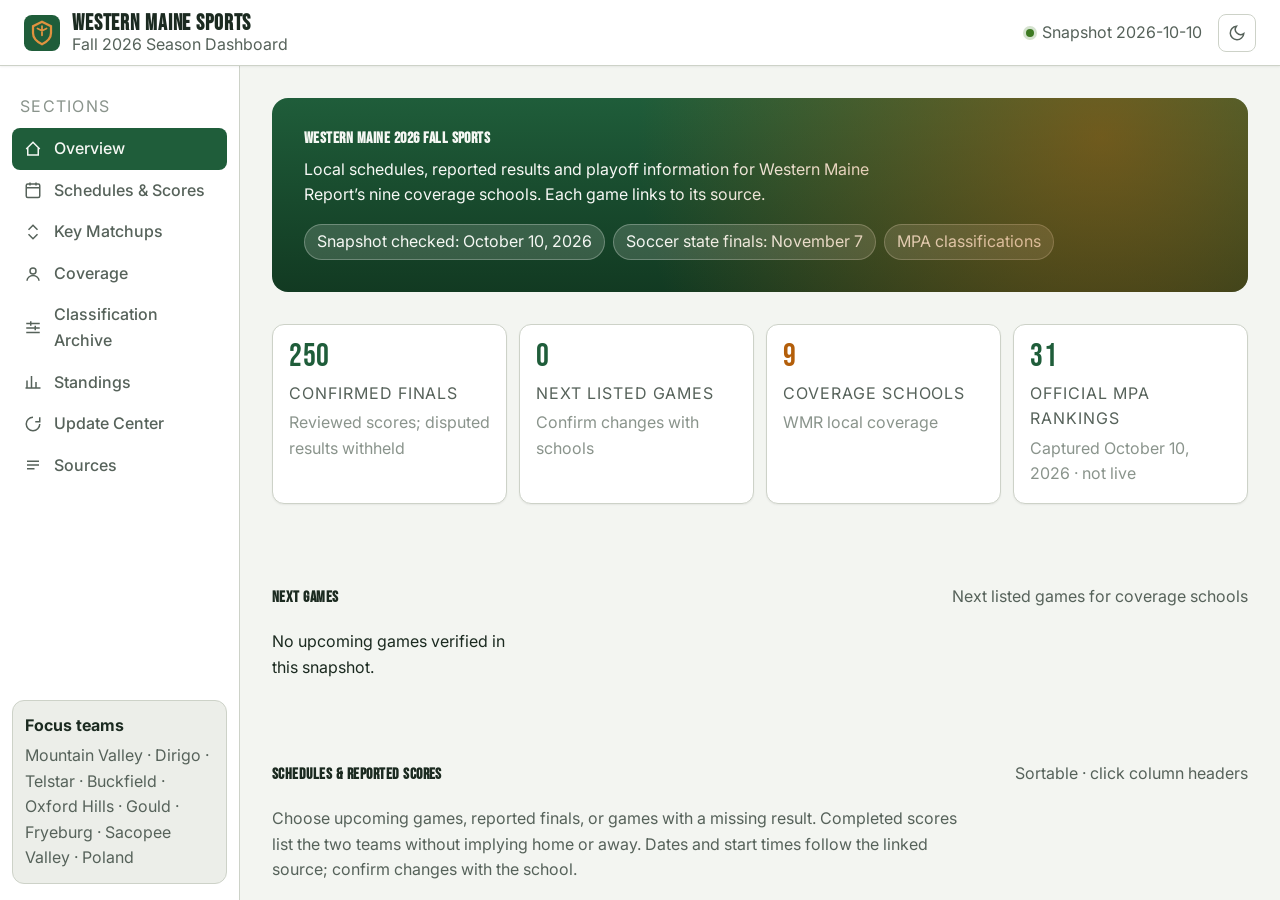
<file: index.html>
<!DOCTYPE html>
<html lang="en" data-theme="light">
<head>
<meta charset="UTF-8">
<meta name="viewport" content="width=device-width, initial-scale=1.0">
<title>Western Maine 2026 Fall Sports Dashboard</title>
<meta name="description" content="Western Maine 2026 fall sports dashboard: football, soccer, field hockey, cross country, source-linked schedules, reported scores, and playoff information for local coverage schools.">
<link rel="preconnect" href="https://fonts.googleapis.com">
<link rel="preconnect" href="https://fonts.gstatic.com" crossorigin>
<link href="https://fonts.googleapis.com/css2?family=Bebas+Neue&family=Inter:wght@400;500;600;700&display=swap" rel="stylesheet">
<link rel="stylesheet" href="css/base.css">
<link rel="stylesheet" href="css/style.css?v=cf2a95ac2070">
<link rel="icon" href="data:image/svg+xml,%3Csvg xmlns='http://www.w3.org/2000/svg' viewBox='0 0 32 32'%3E%3Crect width='32' height='32' rx='7' fill='%231f5d3a'/%3E%3Cpath d='M16 6l8 4v6c0 5-4 8-8 10-4-2-8-5-8-10v-6l8-4z' fill='none' stroke='%23e0923f' stroke-width='2'/%3E%3C/svg%3E">
</head>
<body>
<div class="app">
  <!-- TOPBAR -->
  <header class="topbar">
    <div class="brand">
      <svg class="logo" viewBox="0 0 32 32" fill="none" aria-hidden="true">
        <rect width="32" height="32" rx="7" fill="currentColor"/>
        <path d="M16 6l8 4v6c0 5-4 8-8 10-4-2-8-5-8-10v-6l8-4z" fill="none" stroke="#e0923f" stroke-width="2"/>
        <path d="M16 10v8M12 12l4 2 4-2" stroke="#e0923f" stroke-width="1.6" stroke-linecap="round"/>
      </svg>
      <div class="brand-txt">
        <b>Western Maine Sports</b>
        <span>Fall 2026 Season Dashboard</span>
      </div>
    </div>
    <div class="topbar-spacer"></div>
    <div class="updated-chip"><span class="dot"></span><span id="updatedLabel">Updated —</span></div>
    <button class="theme-toggle" data-theme-toggle aria-label="Switch to dark mode" title="Toggle theme">
      <svg width="18" height="18" viewBox="0 0 24 24" fill="none" stroke="currentColor" stroke-width="2"><path d="M21 12.79A9 9 0 1 1 11.21 3 7 7 0 0 0 21 12.79z"/></svg>
    </button>
  </header>

  <div class="sidebar-wrap">
    <!-- SIDEBAR -->
    <aside class="sidebar">
      <div class="nav-label">Sections</div>
      <nav class="nav" id="nav">
        <a href="#overview" class="active"><svg viewBox="0 0 24 24" fill="none" stroke="currentColor" stroke-width="2"><path d="M3 12l9-9 9 9M5 10v10h14V10"/></svg>Overview</a>
        <a href="#schedule"><svg viewBox="0 0 24 24" fill="none" stroke="currentColor" stroke-width="2"><rect x="3" y="4" width="18" height="18" rx="2"/><path d="M3 9h18M8 2v4M16 2v4"/></svg>Schedules &amp; Scores</a>
        <a href="#matchups"><svg viewBox="0 0 24 24" fill="none" stroke="currentColor" stroke-width="2"><path d="M6 9l6-6 6 6M6 15l6 6 6-6"/></svg>Key Matchups</a>
        <a href="#athletes"><svg viewBox="0 0 24 24" fill="none" stroke="currentColor" stroke-width="2"><circle cx="12" cy="8" r="4"/><path d="M4 21c0-4 4-7 8-7s8 3 8 7"/></svg>Coverage</a>
        <a href="#realignments"><svg viewBox="0 0 24 24" fill="none" stroke="currentColor" stroke-width="2"><path d="M3 6h18M3 12h18M3 18h18M9 3v6M15 9v6"/></svg>Classification Archive</a>
        <a href="#standings"><svg viewBox="0 0 24 24" fill="none" stroke="currentColor" stroke-width="2"><path d="M4 20V10M10 20V4M16 20v-8M22 20H2"/></svg>Standings</a>
        <a href="#update"><svg viewBox="0 0 24 24" fill="none" stroke="currentColor" stroke-width="2"><path d="M21 12a9 9 0 1 1-9-9M21 3v6h-6"/></svg>Update Center</a>
        <a href="#sources"><svg viewBox="0 0 24 24" fill="none" stroke="currentColor" stroke-width="2"><path d="M4 7h16M4 12h16M4 17h10"/></svg>Sources</a>
      </nav>
      <div class="focus-card">
        <b>Focus teams</b>
        Mountain Valley · Dirigo · Telstar · Buckfield · Oxford Hills · Gould · Fryeburg · Sacopee Valley · Poland
      </div>
    </aside>

    <!-- MAIN -->
    <main class="main">
      <!-- HERO / OVERVIEW -->
      <section class="section" id="overview">
        <div class="hero">
          <h1>Western Maine 2026 Fall Sports</h1>
          <p id="heroSub">Local schedules, reported results and playoff information for Western Maine Report’s nine coverage schools. Each game links to its source.</p>
          <div class="pill-row">
            <span class="pill">Snapshot checked: October 10, 2026</span>
            <span class="pill">Soccer state finals: November 7</span>
            <span class="pill">MPA classifications</span>
          </div>
        </div>

        <div class="kpi-grid" id="kpiGrid"></div>
      </section>

      <!-- KEY MATCHUPS -->
      <section class="section" id="matchups">
        <div class="section-head">
          <h2>Next Games</h2>
          <span class="hint">Next listed games for coverage schools</span>
        </div>
        <div class="matchup-grid" id="matchupGrid"></div>
      </section>

      <!-- SCHEDULE -->
      <section class="section" id="schedule">
        <div class="section-head">
          <h2>Schedules &amp; Reported Scores</h2>
          <span class="hint">Sortable · click column headers</span>
        </div>
        <p class="section-intro">Choose upcoming games, reported finals, or games with a missing result. Completed scores list the two teams without implying home or away. Dates and start times follow the linked source; confirm changes with the school.</p><div class="warn-note" id="coverageNote"></div>

        <div class="toolbar" id="schedToolbar">
          <div class="chip-group" id="sportChips"></div><select class="select" id="resultFilter" aria-label="Game status"><option value="upcoming">Upcoming games</option><option value="completed">Confirmed finals</option><option value="pending">Missing / unverified results</option><option value="all">All entries</option></select>
          <div class="search">
            <svg viewBox="0 0 24 24" fill="none" stroke="currentColor" stroke-width="2"><circle cx="11" cy="11" r="7"/><path d="M21 21l-4-4"/></svg>
            <input type="search" id="teamSearch" placeholder="Search team or town…" aria-label="Search teams">
          </div>
          <select class="select" id="sortSelect" aria-label="Sort by">
            <option value="date">Sort: Date</option>
            <option value="sport">Sort: Sport</option>
            <option value="home">Sort: Opponent</option>
            <option value="away">Sort: Team</option>
          </select>
          <label class="select" style="display:flex;align-items:center;gap:6px;cursor:pointer">
            <input type="checkbox" id="westOnly" style="width:auto"> Western ME only
          </label>
          <span class="count" id="schedCount"></span>
        </div>

        <div class="table-wrap">
          <div class="scroll-x">
            <table class="sched" id="schedTable">
              <thead>
                <tr>
                  <th data-sort="date" class="sorted">Date <span class="arrow">▾</span></th>
                  <th data-sort="sport">Sport <span class="arrow"></span></th>
                  <th data-sort="away">Team <span class="arrow"></span></th>
                  <th>Score / venue</th>
                  <th data-sort="home">Opponent <span class="arrow"></span></th>
                  <th data-sort="time">Time <span class="arrow"></span></th>
                  <th>Source / notes</th>
                </tr>
              </thead>
              <tbody id="schedBody"></tbody>
            </table>
          </div>
        </div>
      </section>

      <!-- ATHLETES -->
      <section class="section" id="athletes">
        <div class="section-head">
          <h2>Coverage Schools</h2><span class="hint">WMR coverage</span></div><p class="section-intro">Nine local schools are the focus. Opponents appear only when playing a coverage school. Gould’s prep-school results are checked separately. Cross country and volleyball still need a fresh source check.</p><div class="ath-grid" id="athGrid"></div>
      </section>

      <!-- REALIGNMENTS -->
      <section class="section" id="realignments">
        <div class="section-head">
          <h2>September Classification Archive</h2>
          <span class="hint">Reference only — not reverified</span>
        </div>
        <p class="section-intro">This section preserves the September classification reference. It was not reverified in the October refresh; consult the current MPA bulletin before citing a class or region.</p>
        <div class="realign-tabs" id="realignTabs"></div>
        <div id="realignContent"></div>
      </section>

      <!-- STANDINGS -->
      <section class="section" id="standings">
        <div class="section-head">
          <h2>Standings &amp; Playoff Tracker</h2>
          <span class="hint" id="standUpdated">—</span>
        </div>
        <p class="section-intro">Official MPA ranks and season records below are historical snapshots captured October 10, 2026. They are not live rankings or confirmed playoff seeds. Gould follows separate prep-school standings. The source page update timestamp was not supplied. Rank links open the current official MPA page, which may have changed. <a href="https://www.mpa.cc/TournamentCentralRankings.aspx" target="_blank" rel="noopener">Open official MPA standings ↗</a></p>
        <div class="toolbar"><label for="standSport">Sport </label><select class="select" id="standSport"><option value="all">All sports</option><option>Football</option><option>Boys Soccer</option><option>Girls Soccer</option><option>Field Hockey</option><option>Girls Volleyball</option></select><label for="standSchool">School </label><select class="select" id="standSchool"><option value="all">All coverage schools</option></select></div>
        <p class="section-intro">Conference standings and MPA tournament rankings serve different purposes. In soccer and field hockey, Heal points reflect results and the strength of defeated opponents. Tournament rankings determine qualification and seeding; teams then advance through regional playoffs to reach the state final. Football has separate qualifying and seeding rules. Gould competes in prep-school athletics.</p>
        <p class="section-intro">2026 soccer: the regular season ends October 20, final Heal points are due October 22, and state finals are November 7. <a href="https://www.mpa.cc/resources/Tournament%20Info/Soccer%20Boys/Bulletin%202026-27.pdf" target="_blank" rel="noopener">MPA soccer bulletin ↗</a></p>
        <label for="standBrief">Brief standings update for readers and listeners</label>
        <textarea id="standBrief" rows="4" readonly style="width:100%;margin:8px 0" aria-label="Standings update"></textarea>
        <button class="btn" id="copyStandBrief" type="button">Copy update</button><span id="standCopyStatus" role="status" aria-live="polite"></span>
        <div class="table-wrap" style="overflow-x:auto">
          <table class="stand-table" id="standTable">
            <thead>
              <tr>
                <th>Team</th><th>Sport</th><th>Class / region</th><th>Official rank</th><th>Season record</th><th>Captured</th><th>Verification</th><th>Playoff status / seed</th><th>Latest confirmed result</th>
              </tr>
            </thead>
            <tbody id="standBody"></tbody>
          </table>
        </div>
        <div class="warn-note" id="standNote"></div>
      </section>

      <!-- UPDATE CENTER -->
      <section class="section" id="update">
        <div class="section-head">
          <h2>Weekly Update Center</h2>
          <span class="hint">Manual · source-verified workflow</span>
        </div>
        <p class="section-intro">Generate the weekly score report for Phil and the narration for Scot from reviewed finals. Check the linked sources before updating the published snapshot. The update log is an in-session scratchpad; download its JSON to keep your notes.</p>
        <div class="update-card report-card" id="weeklyReport">
          <h3>Weekly Sports Report Generator</h3>
          <p class="section-intro">Choose an inclusive date range. Games appear once, in date order and grouped by sport. Missing or disputed finals, exhibitions and unreviewed results are excluded. Routine reports contain team results only, with no athlete names.</p>
          <form id="reportForm" class="report-controls">
            <div class="field-row"><label for="reportStart">Start date</label><input id="reportStart" type="date" required></div>
            <div class="field-row"><label for="reportEnd">End date</label><input id="reportEnd" type="date" required></div>
            <div class="field-row"><label for="reportSport">Sport</label><select class="select" id="reportSport"><option value="all">All sports</option></select></div>
            <div class="field-row"><label for="reportSchool">School</label><select class="select" id="reportSchool"><option value="all">All coverage schools</option></select></div>
            <button class="btn" type="submit">Generate reports</button>
          </form>
          <p id="reportStatus" class="update-note" role="status" aria-live="polite"></p>
          <div class="update-grid report-output">
            <div>
              <div class="field-row"><label for="reportWritten">Written report for Phil</label><textarea id="reportWritten" rows="14" readonly placeholder="Confirmed results will appear here."></textarea></div>
              <button class="btn" id="copyReportWritten" type="button" disabled>Copy written report</button><span id="writtenCopyStatus" role="status" aria-live="polite"></span>
            </div>
            <div>
              <div class="field-row"><label for="reportNarration">Spoken narration for Scot</label><textarea id="reportNarration" rows="14" readonly placeholder="The narration will appear here."></textarea></div>
              <button class="btn" id="copyReportNarration" type="button" disabled>Copy narration</button><span id="narrationCopyStatus" role="status" aria-live="polite"></span>
            </div>
          </div>
          <details class="report-review"><summary id="reportSourcesSummary">Sources for included finals</summary><div id="reportSources"></div></details>
          <details class="report-review"><summary id="reportOmittedSummary">Omitted games needing review</summary><div id="reportOmitted"></div></details>
          <p class="update-note">Cross-country meet results need separate team verification. The default dates cover the last seven days of the published snapshot; a newer date range does not fetch new scores.</p>
        </div>
        <div class="update-grid">
          <div class="update-card">
            <h3>Weekly Workflow</h3>
            <ol class="steps">
              <li><b>Check MPA standings.</b> Open the MPA sport pages (football seeding, soccer, field hockey and volleyball; check XC meet qualification separately) and copy the latest standings.</li>
              <li><b>Review results.</b> Check school athletics pages, MPA results and trustworthy score reports. Confirm dates, scores and duplicate entries. Keep disagreements pending until resolved.</li>
              <li><b>Re-tag playoff status.</b> Record a dated official rank within its sport, class and region. Label current playoff position separately from a clinched berth.</li>
              <li><b>Note key matchups.</b> Add the next week's biggest games for the nine coverage schools.</li>
              <li><b>Approve and publish.</b> Review the candidate file, update the reviewed data and dated standings, then run the validation and publisher. Newly fetched results remain unpublished until reviewed.</li>
            </ol>
            <div class="update-note">Sources to check each week: <a href="https://www.mpa.cc" target="_blank" rel="noopener">mpa.cc</a> · <a href="https://www.downtownme.com/sports/sports.asp" target="_blank" rel="noopener">downtownme.com</a> · <a href="https://www.maxpreps.com/me/football/" target="_blank" rel="noopener">MaxPreps</a> · school athletics pages.</div>
          </div>
          <div class="update-card">
            <h3>Log a Weekly Update</h3>
            <div class="field-row">
              <label for="wkLabel">Week label</label>
              <input id="wkLabel" placeholder="Week ending — reporting date">
            </div>
            <div class="field-row">
              <label for="wkSummary">Summary of changes</label>
              <textarea id="wkSummary" placeholder="Note checked sources, confirmed updates and games still needing review…"></textarea>
            </div>
            <button class="btn" id="addLogBtn">Add to update log</button>
            <button class="btn secondary" id="copyDataBtn" style="margin-left:8px">Copy data template</button>
            <button class="btn secondary" id="downloadLogBtn" style="margin-left:8px">Download log (JSON)</button>
            <span id="templateCopyStatus" role="status" aria-live="polite"></span>
            <textarea id="dataTemplate" readonly aria-label="Standings data template" hidden></textarea>
            <div id="logList" style="margin-top:var(--space-4)"></div>
          </div>
        </div>
      </section>

      <!-- SOURCES -->
      <section class="section" id="sources">
        <div class="section-head">
          <h2>Sources</h2>
          <span class="hint">All data source-linked</span>
        </div>
        <div class="sources" id="sourcesList"></div>
        <p class="foot">Western Maine 2026 Fall Sports Dashboard · data compiled <span id="genDate">—</span> from MPA bulletins, school athletics pages, and local news. Verify before citing; schedules and classifications can change.</p>
      </section>
    </main>
  </div>
</div>

<script src="js/data.js?v=8954748223f4"></script>
<script src="js/report.js?v=1cd9c5f488fc"></script>
<script src="js/app.js?v=cd7cca007370"></script>
</body>
</html>
</file>
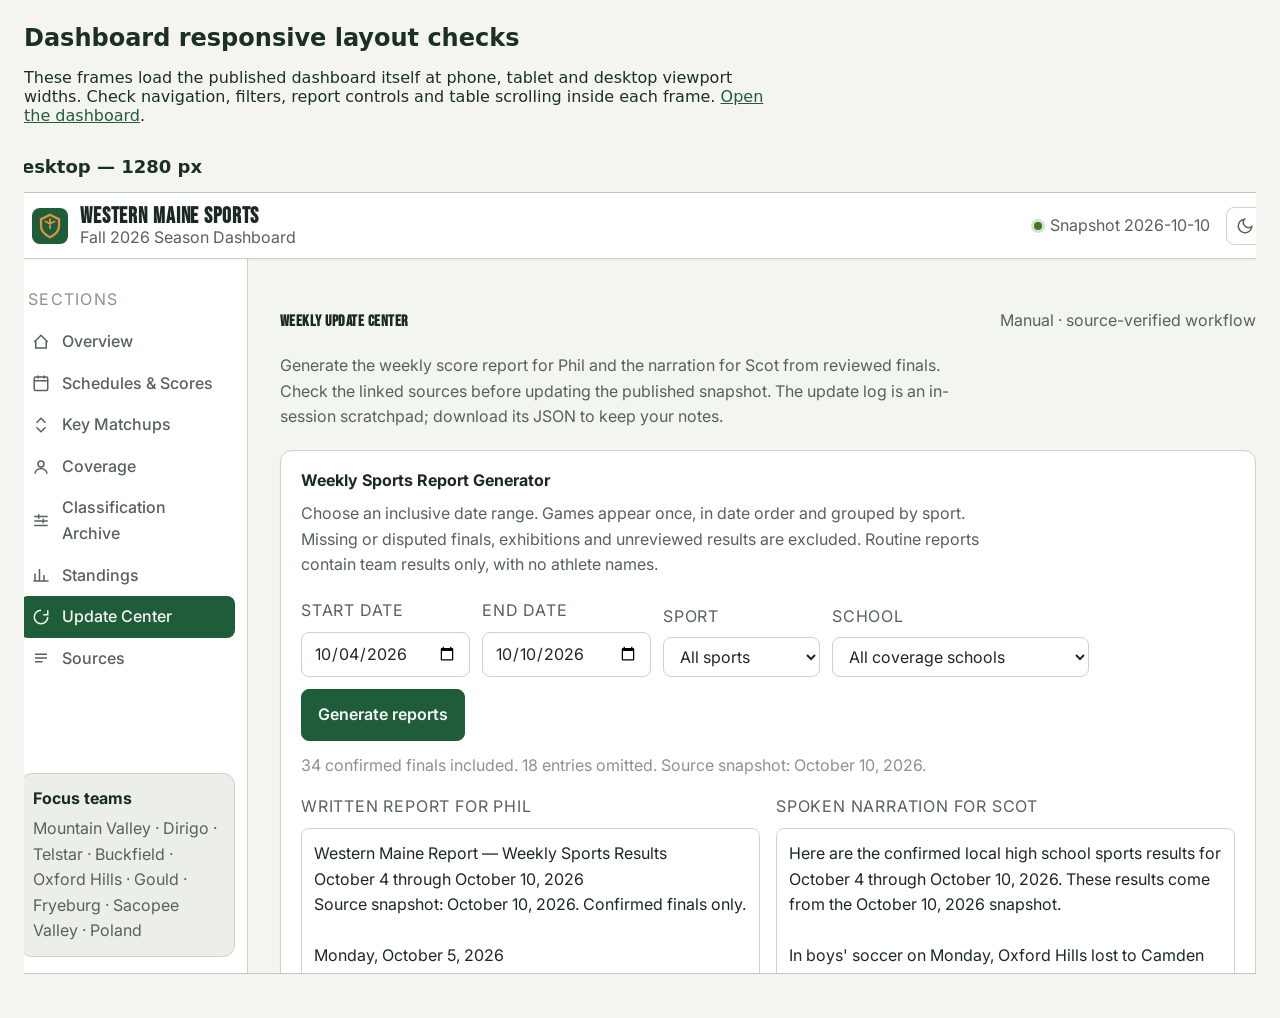
<file: tests/responsive.html>
<!doctype html>
<html lang="en">
<head>
<meta charset="utf-8">
<meta name="viewport" content="width=device-width, initial-scale=1">
<title>Dashboard responsive layout checks</title>
<style>
  body{font:16px system-ui,sans-serif;margin:24px;color:#1b3025;background:#f4f5f1}
  h1{font-size:24px}p{max-width:75ch}a{color:#215d3b}
  .views{display:flex;align-items:flex-start;gap:24px;overflow-x:auto;padding-bottom:20px}
  .view{flex:none}h2{font-size:18px}
  iframe{display:block;height:780px;border:1px solid #bfc9c1;background:white}
</style>
</head>
<body>
<h1>Dashboard responsive layout checks</h1>
<p>These frames load the published dashboard itself at phone, tablet and desktop viewport widths. Check navigation, filters, report controls and table scrolling inside each frame. <a href="../#update">Open the dashboard</a>.</p>
<div class="views">
  <section class="view"><h2>Phone — 375 px</h2><iframe id="phone" title="Dashboard at phone width" width="375" src="../?v=31d9e8d48895#update"></iframe></section>
  <section class="view"><h2>Tablet — 768 px</h2><iframe id="tablet" title="Dashboard at tablet width" width="768" src="../?v=31d9e8d48895#update"></iframe></section>
  <section class="view"><h2>Desktop — 1280 px</h2><iframe id="desktop" title="Dashboard at desktop width" width="1280" src="../?v=31d9e8d48895#update"></iframe></section>
</div>
</body>
</html>
</file>
<file: css/base.css>
/* base.css — reset + base (per design tokens) */
*,*::before,*::after{box-sizing:border-box;margin:0;padding:0}
html{-moz-text-size-adjust:none;-webkit-text-size-adjust:none;text-size-adjust:none;-webkit-font-smoothing:antialiased;-moz-osx-font-smoothing:grayscale;text-rendering:optimizeLegibility;scroll-behavior:smooth;hanging-punctuation:first last}
body{min-height:100dvh;line-height:1.6;font-family:var(--font-body,sans-serif);font-size:var(--text-base);color:var(--color-text);background-color:var(--color-bg)}
img,picture,video,canvas,svg{display:block;max-width:100%;height:auto}
ul[role='list'],ol[role='list']{list-style:none}
input,button,textarea,select{font:inherit;color:inherit}
h1,h2,h3,h4,h5,h6{text-wrap:balance;line-height:1.15}
p,li,figcaption{text-wrap:pretty;max-width:72ch}
::selection{background:color-mix(in oklab,var(--color-primary) 25%,transparent);color:var(--color-text)}
:focus-visible{outline:2px solid var(--color-primary);outline-offset:3px;border-radius:var(--radius-sm)}
@media (prefers-reduced-motion:reduce){*,*::before,*::after{animation-duration:.01ms!important;animation-iteration-count:1!important;transition-duration:.01ms!important;scroll-behavior:auto!important}}
button{cursor:pointer;background:none;border:none}
table{border-collapse:collapse;width:100%}
a,button,[role='button'],input,textarea,select{transition:color var(--transition-interactive),background var(--transition-interactive),border-color var(--transition-interactive),box-shadow var(--transition-interactive)}
.sr-only{position:absolute;width:1px;height:1px;padding:0;margin:-1px;overflow:hidden;clip:rect(0,0,0,0);white-space:nowrap;border:0}
</file>
<file: css/style.css>
/* style.css — Western Maine 2026 Fall Sports Dashboard
   Palette: Pine green primary, autumn amber accent, slate neutrals. */

/* ---- Type scale ---- */
:root{
  --text-xs:clamp(0.75rem,0.7rem+0.25vw,0.875rem);
  --text-sm:clamp(0.875rem,0.8rem+0.35vw,1rem);
  --text-base:clamp(1rem,0.95rem+0.25vw,1.125rem);
  --text-lg:clamp(1.125rem,1rem+0.75vw,1.5rem);
  --text-xl:clamp(1.5rem,1.2rem+1.25vw,2.25rem);
  /* dashboard cap: no 2xl+ */
  --space-1:0.25rem;--space-2:0.5rem;--space-3:0.75rem;--space-4:1rem;--space-5:1.25rem;--space-6:1.5rem;--space-8:2rem;--space-10:2.5rem;--space-12:3rem;--space-16:4rem;--space-20:5rem;
  --radius-sm:0.375rem;--radius-md:0.5rem;--radius-lg:0.75rem;--radius-xl:1rem;--radius-full:9999px;
  --transition-interactive:180ms cubic-bezier(0.16,1,0.3,1);
  --content-wide:1240px;
  --font-display:'Bebas Neue',Impact,'Arial Narrow',sans-serif;
  --font-body:'Inter','Helvetica Neue',system-ui,sans-serif;
}

/* ---- Light (Western Maine autumn) ---- */
:root,[data-theme='light']{
  --color-bg:#f3f5f1;
  --color-surface:#ffffff;
  --color-surface-2:#f7f9f5;
  --color-surface-offset:#eceee9;
  --color-surface-offset-2:#e3e6df;
  --color-divider:#dde0d9;
  --color-border:#cdd2c8;
  --color-text:#1b2a20;
  --color-text-muted:#56625a;
  --color-text-faint:#8a948c;
  --color-text-inverse:#f5f7f3;
  --color-primary:#1f5d3a;        /* pine */
  --color-primary-hover:#16472780;
  --color-primary-active:#123a22;
  --color-primary-highlight:#d6e3d8;
  --color-accent:#b35e0a;          /* autumn amber */
  --color-accent-hover:#8f4a06;
  --color-accent-highlight:#f0e0cd;
  --color-warning:#9a4a1c;
  --color-success:#3d7a22;
  --shadow-sm:0 1px 2px oklch(0.2 0.01 80/0.06);
  --shadow-md:0 4px 14px oklch(0.2 0.01 80/0.09);
  --shadow-lg:0 12px 32px oklch(0.2 0.01 80/0.14);
  /* sport chip colors */
  --sport-football:#9a4a1c;
  --sport-bsoccer:#1d4ed8;
  --sport-gsoccer:#6d28d9;
  --sport-fhockey:#be185d;
  --sport-xc:#0f766e;
  --sport-volleyball:#c2680a;
  --sport-golf:#15803d;
}
[data-theme='dark']{
  --color-bg:#141814;
  --color-surface:#1b211c;
  --color-surface-2:#20271f;
  --color-surface-offset:#1d231d;
  --color-surface-offset-2:#252c23;
  --color-divider:#262d24;
  --color-border:#3a4338;
  --color-text:#d6ddd2;
  --color-text-muted:#8a948c;
  --color-text-faint:#5f675f;
  --color-text-inverse:#1b2a20;
  --color-primary:#5fa977;
  --color-primary-hover:#4f9163;
  --color-primary-active:#3d7a4f;
  --color-primary-highlight:#2a3a2e;
  --color-accent:#e0923f;
  --color-accent-hover:#f0a955;
  --color-accent-highlight:#43341c;
  --color-warning:#c2683a;
  --color-success:#7bb24a;
  --shadow-sm:0 1px 2px oklch(0 0 0/0.25);
  --shadow-md:0 4px 14px oklch(0 0 0/0.35);
  --shadow-lg:0 12px 32px oklch(0 0 0/0.45);
  --sport-football:#d68a4a;
  --sport-bsoccer:#6ea8ff;
  --sport-gsoccer:#b39dff;
  --sport-fhockey:#f472b6;
  --sport-xc:#5ec5b8;
  --sport-volleyball:#f59e3c;
  --sport-golf:#5fc268;
}

/* ---- Layout: full-viewport dashboard, one scroll region ---- */
html,body{height:100%;overflow:hidden}
.app{display:grid;grid-template-rows:auto 1fr;height:100dvh}
.sidebar-wrap{display:grid;grid-template-columns:auto minmax(0,1fr);height:100%;min-height:0}
.topbar{grid-column:1/-1;display:flex;align-items:center;gap:var(--space-4);padding:var(--space-3) var(--space-6);background:var(--color-surface);border-bottom:1px solid var(--color-border);position:sticky;top:0;z-index:20;box-shadow:var(--shadow-sm)}
.sidebar{grid-row:1;overflow-y:auto;overscroll-behavior:contain;background:var(--color-surface);border-right:1px solid var(--color-border);width:240px;padding:var(--space-4) var(--space-3);display:flex;flex-direction:column;gap:var(--space-1)}
.main{grid-column:2;min-width:0;overflow-y:auto;overscroll-behavior:contain;padding:0 var(--space-8) var(--space-16)}
@media (max-width:900px){
  html,body{height:auto;overflow:auto}
  .app{grid-template-rows:auto 1fr;height:auto;min-height:100dvh}
  .sidebar-wrap{grid-template-columns:1fr}
  .sidebar{width:100%;flex-direction:column;border-right:none;border-bottom:1px solid var(--color-border);position:sticky;top:45px;z-index:15;padding:var(--space-2) var(--space-3);gap:0}
  .sidebar .nav-label{display:none}
  .sidebar .nav{display:flex;flex-direction:row;flex-wrap:wrap;gap:var(--space-1);width:100%}
  .sidebar .nav a{padding:var(--space-1) var(--space-2);font-size:var(--text-xs);gap:var(--space-2)}
  .sidebar .nav a svg{width:15px;height:15px}
  .focus-card{display:none}
  .main{grid-column:1;padding:var(--space-4) var(--space-4) var(--space-12)}
  .topbar{flex-wrap:wrap;padding:var(--space-2) var(--space-3)}
  .brand-txt b{font-size:1.1rem}
  .updated-chip{display:none}
  .hero{padding:var(--space-5);min-width:0;overflow-wrap:anywhere}
  .hero p{max-width:100%;overflow-wrap:anywhere}
  .kpi-grid{grid-template-columns:repeat(2,1fr)}
  .update-grid{grid-template-columns:1fr}
  table.sched{min-width:680px}
}

/* ---- Topbar ---- */
.brand{display:flex;align-items:center;gap:var(--space-3);min-width:0}
.logo{width:36px;height:36px;flex:none;color:var(--color-primary)}
.brand-txt{display:flex;flex-direction:column;line-height:1.1;min-width:0}
.brand-txt b{font-family:var(--font-display);letter-spacing:0.04em;font-size:1.35rem;text-transform:uppercase;color:var(--color-text)}
.brand-txt span{font-size:var(--text-xs);color:var(--color-text-muted);white-space:nowrap;overflow:hidden;text-overflow:ellipsis}
.topbar-spacer{flex:1}
.updated-chip{font-size:var(--text-xs);color:var(--color-text-muted);display:flex;align-items:center;gap:var(--space-2);white-space:nowrap}
.updated-chip .dot{width:8px;height:8px;border-radius:50%;background:var(--color-success);box-shadow:0 0 0 3px color-mix(in oklab,var(--color-success) 22%,transparent)}
.theme-toggle{display:inline-flex;align-items:center;justify-content:center;width:38px;height:38px;border-radius:var(--radius-md);color:var(--color-text-muted);border:1px solid var(--color-border)}
.theme-toggle:hover{color:var(--color-primary);border-color:var(--color-primary)}

/* ---- Sidebar nav ---- */
.nav-label{font-size:var(--text-xs);text-transform:uppercase;letter-spacing:0.08em;color:var(--color-text-faint);padding:var(--space-3) var(--space-2) var(--space-1)}
.nav a{display:flex;align-items:center;gap:var(--space-3);padding:var(--space-2) var(--space-3);border-radius:var(--radius-md);color:var(--color-text-muted);font-size:var(--text-sm);font-weight:500;text-decoration:none}
.nav a:hover{background:var(--color-surface-offset);color:var(--color-text)}
.nav a.active{background:var(--color-primary);color:var(--color-text-inverse)}
.nav a svg{width:18px;height:18px;flex:none}
.nav-sep{height:1px;background:var(--color-divider);margin:var(--space-2) 0}
.focus-card{margin-top:auto;background:var(--color-surface-offset);border:1px solid var(--color-border);border-radius:var(--radius-lg);padding:var(--space-3);font-size:var(--text-xs);color:var(--color-text-muted)}
.focus-card b{display:block;color:var(--color-text);font-size:var(--text-sm);margin-bottom:var(--space-1)}

/* ---- Section shells ---- */
.section{margin-bottom:var(--space-12);scroll-margin-top:var(--space-4);padding-top:var(--space-8)}
.section-head{display:flex;align-items:baseline;justify-content:space-between;gap:var(--space-4);margin-bottom:var(--space-5);flex-wrap:wrap}
.section-head h2{font-family:var(--font-display);font-size:var(--text-xl);text-transform:uppercase;letter-spacing:0.03em}
.section-head .hint{font-size:var(--text-xs);color:var(--color-text-muted)}
.section-intro{font-size:var(--text-sm);color:var(--color-text-muted);max-width:70ch;margin-bottom:var(--space-5)}

/* ---- KPI cards ---- */
.kpi-grid{display:grid;grid-template-columns:repeat(auto-fit,minmax(150px,1fr));gap:var(--space-3);margin-bottom:var(--space-8)}
.kpi{background:var(--color-surface);border:1px solid var(--color-border);border-radius:var(--radius-lg);padding:var(--space-4);box-shadow:var(--shadow-sm)}
.kpi .v{font-family:var(--font-display);font-size:2rem;line-height:1;letter-spacing:0.02em;color:var(--color-primary)}
.kpi .v.accent{color:var(--color-accent)}
.kpi .l{font-size:var(--text-xs);text-transform:uppercase;letter-spacing:0.06em;color:var(--color-text-muted);margin-top:var(--space-2)}
.kpi .s{font-size:var(--text-xs);color:var(--color-text-faint);margin-top:var(--space-1)}

/* ---- Hero ---- */
.hero{background:linear-gradient(in oklab,var(--color-primary),var(--color-primary-active));color:var(--color-text-inverse);border-radius:var(--radius-xl);padding:var(--space-8) var(--space-8);margin-bottom:var(--space-8);position:relative;overflow:hidden}
.hero::after{content:"";position:absolute;inset:0;background:radial-gradient(circle at 85% 20%,color-mix(in oklab,var(--color-accent) 55%,transparent),transparent 55%);pointer-events:none}
.hero h1{font-family:var(--font-display);text-transform:uppercase;letter-spacing:0.03em;font-size:var(--text-xl);position:relative}
.hero p{margin-top:var(--space-2);color:color-mix(in oklab,var(--color-text-inverse) 82%,white);font-size:var(--text-sm);max-width:60ch;position:relative}
.hero .pill-row{display:flex;flex-wrap:wrap;gap:var(--space-2);margin-top:var(--space-4);position:relative}
.hero .pill{font-size:var(--text-xs);padding:var(--space-1) var(--space-3);border-radius:var(--radius-full);background:color-mix(in oklab,var(--color-text-inverse) 16%,transparent);border:1px solid color-mix(in oklab,var(--color-text-inverse) 28%,transparent)}

/* ---- Key matchup cards ---- */
.matchup-grid{display:grid;grid-template-columns:repeat(auto-fill,minmax(280px,1fr));gap:var(--space-3)}
.matchup{background:var(--color-surface);border:1px solid var(--color-border);border-left:4px solid var(--sport-football);border-radius:var(--radius-lg);padding:var(--space-4);box-shadow:var(--shadow-sm);display:flex;flex-direction:column;gap:var(--space-2)}
.matchup.pinned{border-color:var(--color-accent);border-left-color:var(--color-accent);box-shadow:var(--shadow-md)}
.matchup .tag{font-size:var(--text-xs);text-transform:uppercase;letter-spacing:0.06em;color:var(--color-text-faint);font-weight:600}
.matchup .teams{font-size:var(--text-base);font-weight:600;line-height:1.3}
.matchup .teams .vs{color:var(--color-text-muted);font-weight:400}
.matchup .meta{display:flex;justify-content:space-between;align-items:center;gap:var(--space-2);font-size:var(--text-xs);color:var(--color-text-muted);margin-top:auto;padding-top:var(--space-2);border-top:1px solid var(--color-divider)}
.badge{font-size:var(--text-xs);font-weight:600;padding:1px var(--space-2);border-radius:var(--radius-sm);background:var(--color-primary-highlight);color:var(--color-primary-active);text-transform:uppercase;letter-spacing:0.04em}
.badge.accent{background:var(--color-accent-highlight);color:var(--color-accent-hover)}

/* ---- Toolbar (filters + sort + search) ---- */
.toolbar{display:flex;flex-wrap:wrap;gap:var(--space-3);align-items:center;margin-bottom:var(--space-4);padding:var(--space-3);background:var(--color-surface);border:1px solid var(--color-border);border-radius:var(--radius-lg);box-shadow:var(--shadow-sm)}
.chip-group{display:flex;flex-wrap:wrap;gap:var(--space-1)}
.chip{font-size:var(--text-xs);font-weight:600;padding:var(--space-2) var(--space-3);border-radius:var(--radius-full);border:1px solid var(--color-border);color:var(--color-text-muted);background:var(--color-surface)}
.chip:hover{border-color:var(--color-primary);color:var(--color-primary)}
.chip.active{background:var(--color-primary);color:var(--color-text-inverse);border-color:var(--color-primary)}
.search{flex:1;min-width:160px;display:flex;align-items:center;gap:var(--space-2);padding:var(--space-2) var(--space-3);border:1px solid var(--color-border);border-radius:var(--radius-md);background:var(--color-surface)}
.search input{border:none;background:transparent;width:100%;font-size:var(--text-sm);outline:none;color:var(--color-text)}
.search svg{width:16px;height:16px;color:var(--color-text-faint);flex:none}
.select{font-size:var(--text-sm);padding:var(--space-2) var(--space-3);border:1px solid var(--color-border);border-radius:var(--radius-md);background:var(--color-surface);color:var(--color-text)}
.toolbar .count{font-size:var(--text-xs);color:var(--color-text-muted);white-space:nowrap}

/* ---- Schedule table ---- */
.table-wrap{background:var(--color-surface);border:1px solid var(--color-border);border-radius:var(--radius-lg);overflow:hidden;box-shadow:var(--shadow-sm)}
.scroll-x{overflow-x:auto}
table.sched{width:100%;min-width:760px;font-size:var(--text-sm)}
table.sched thead th{position:sticky;top:0;z-index:2;background:var(--color-surface-offset);text-align:left;padding:var(--space-3);font-size:var(--text-xs);text-transform:uppercase;letter-spacing:0.05em;color:var(--color-text-muted);border-bottom:1px solid var(--color-border);white-space:nowrap;cursor:pointer;user-select:none}
table.sched thead th:hover{color:var(--color-primary)}
table.sched thead th .arrow{opacity:0.4;font-size:0.8em;margin-left:2px}
table.sched thead th.sorted .arrow{opacity:1;color:var(--color-accent)}
table.sched tbody td{padding:var(--space-3);border-bottom:1px solid var(--color-divider);vertical-align:middle}
table.sched tbody tr:hover{background:var(--color-surface-2)}
table.sched tbody tr.pinned-row{background:var(--color-accent-highlight)}
[data-theme='dark'] table.sched tbody tr.pinned-row{background:var(--color-accent-highlight)}
.sport-chip{display:inline-flex;align-items:center;gap:6px;font-size:var(--text-xs);font-weight:600;padding:2px var(--space-2);border-radius:var(--radius-sm);white-space:nowrap}
.sport-chip .sw{width:8px;height:8px;border-radius:2px;flex:none}
.teams-cell{font-weight:600}
.teams-cell .vs{color:var(--color-text-faint);font-weight:400;margin:0 4px}
.loc-cell{font-size:var(--text-xs);color:var(--color-text-muted);max-width:240px}
.meet-row .teams-cell{font-weight:600}
.meet-tag{display:inline-block;margin-left:4px;padding:1px 6px;border-radius:var(--radius-sm);background:var(--color-primary-soft);color:var(--color-primary-ink);font-size:var(--text-xs);font-weight:600}
.meet-teams{margin-top:3px;color:var(--color-text-faint);font-size:var(--text-xs);line-height:1.4}
.loc-sub{display:block;font-weight:400;font-size:var(--text-xs);color:var(--color-text-faint)}
.src-link{display:inline-block;margin-top:3px;font-size:var(--text-xs);color:var(--color-accent);text-decoration:none;font-weight:500}
.src-link:hover{text-decoration:underline}
.empty-row td{text-align:center;padding:var(--space-8);color:var(--color-text-faint)}

/* ---- Athlete leaderboard ---- */
.ath-grid{display:grid;grid-template-columns:repeat(auto-fill,minmax(300px,1fr));gap:var(--space-3)}
.ath{background:var(--color-surface);border:1px solid var(--color-border);border-radius:var(--radius-lg);padding:var(--space-4);box-shadow:var(--shadow-sm);display:flex;flex-direction:column;gap:var(--space-2);position:relative}
.ath.featured{border-color:var(--color-accent);box-shadow:var(--shadow-md)}
.ath .rank{font-family:var(--font-display);font-size:1.5rem;color:var(--color-text-faint);line-height:1}
.ath .name{font-size:var(--text-base);font-weight:700}
.ath .school{font-size:var(--text-xs);color:var(--color-text-muted)}
.ath .stat{font-family:var(--font-display);font-size:1.2rem;color:var(--color-primary);letter-spacing:0.02em;margin-top:var(--space-1)}
.ath .note{font-size:var(--text-xs);color:var(--color-text-muted);line-height:1.5}
.ath .src{font-size:var(--text-xs);color:var(--color-primary);text-decoration:none;margin-top:auto;padding-top:var(--space-2)}
.ath .src:hover{text-decoration:underline}
.star{position:absolute;top:var(--space-3);right:var(--space-3);color:var(--color-accent)}

/* ---- Realignments ---- */
.realign-tabs{display:flex;flex-wrap:wrap;gap:var(--space-1);margin-bottom:var(--space-4)}
.realign-grid{display:grid;grid-template-columns:repeat(auto-fill,minmax(280px,1fr));gap:var(--space-3)}
.realign-card{background:var(--color-surface);border:1px solid var(--color-border);border-radius:var(--radius-lg);padding:var(--space-4);box-shadow:var(--shadow-sm)}
.realign-card h4{font-size:var(--text-sm);text-transform:uppercase;letter-spacing:0.05em;color:var(--color-text-muted);margin-bottom:var(--space-2)}
.realign-card .cutoffs{font-size:var(--text-xs);color:var(--color-accent);font-weight:600;margin-bottom:var(--space-2)}
.realign-class{font-size:var(--text-sm);margin-bottom:var(--space-3)}
.realign-class .cls{font-weight:700;color:var(--color-primary)}
.realign-class .reg{font-size:var(--text-xs);text-transform:uppercase;letter-spacing:0.05em;color:var(--color-text-faint);margin-left:4px}
.realign-class .tm{font-size:var(--text-xs);color:var(--color-text-muted);display:block;margin-top:2px}
.changes-list{font-size:var(--text-xs);color:var(--color-text-muted);list-style:disc;padding-left:var(--space-4);margin-top:var(--space-2)}
.changes-list li{margin-bottom:var(--space-1)}

/* ---- Standings ---- */
.stand-table{width:100%;font-size:var(--text-sm)}
.stand-table th{text-align:left;padding:var(--space-3);font-size:var(--text-xs);text-transform:uppercase;letter-spacing:0.05em;color:var(--color-text-muted);border-bottom:1px solid var(--color-border)}
.stand-table td{padding:var(--space-3);border-bottom:1px solid var(--color-divider);vertical-align:top}
.stand-table td.team{font-weight:700}
.status{font-size:var(--text-xs);display:inline-block;padding:2px var(--space-2);border-radius:var(--radius-sm);font-weight:600}
.status.preseason{background:var(--color-surface-offset);color:var(--color-text-muted)}
.status.in{background:var(--color-primary-highlight);color:var(--color-primary-active)}
.status.bubble{background:var(--color-accent-highlight);color:var(--color-accent-hover)}
.status.out{background:var(--color-surface-offset-2);color:var(--color-text-faint)}
.warn-note{font-size:var(--text-xs);color:var(--color-warning);background:color-mix(in oklab,var(--color-warning) 10%,transparent);border:1px solid color-mix(in oklab,var(--color-warning) 30%,transparent);border-radius:var(--radius-md);padding:var(--space-3);margin-top:var(--space-3)}

/* ---- Update center ---- */
.update-grid{display:grid;grid-template-columns:1.2fr 1fr;gap:var(--space-4)}
@media(max-width:820px){.update-grid{grid-template-columns:1fr}}
.update-card{background:var(--color-surface);border:1px solid var(--color-border);border-radius:var(--radius-lg);padding:var(--space-5);box-shadow:var(--shadow-sm)}
.update-card h3{font-size:var(--text-base);margin-bottom:var(--space-3)}
.steps{list-style:none;counter-reset:st;display:flex;flex-direction:column;gap:var(--space-3)}
.steps li{counter-increment:st;position:relative;padding-left:var(--space-8);font-size:var(--text-sm);color:var(--color-text-muted)}
.steps li::before{content:counter(st);position:absolute;left:0;top:0;width:var(--space-6);height:var(--space-6);display:flex;align-items:center;justify-content:center;border-radius:50%;background:var(--color-primary);color:var(--color-text-inverse);font-size:var(--text-xs);font-weight:700}
.steps li b{color:var(--color-text)}
.field-row{display:flex;flex-direction:column;gap:var(--space-2);margin-bottom:var(--space-4)}
.field-row label{font-size:var(--text-xs);text-transform:uppercase;letter-spacing:0.05em;color:var(--color-text-muted)}
.field-row textarea{width:100%;min-height:90px;font-family:ui-monospace,'SF Mono',monospace;font-size:var(--text-xs);padding:var(--space-3);border:1px solid var(--color-border);border-radius:var(--radius-md);background:var(--color-surface);color:var(--color-text);resize:vertical}
.field-row input{padding:var(--space-2) var(--space-3);border:1px solid var(--color-border);border-radius:var(--radius-md);background:var(--color-surface);font-size:var(--text-sm)}
.btn{display:inline-flex;align-items:center;gap:var(--space-2);padding:var(--space-3) var(--space-4);border-radius:var(--radius-md);font-size:var(--text-sm);font-weight:600;background:var(--color-primary);color:var(--color-text-inverse);border:1px solid var(--color-primary)}
.btn:hover{background:var(--color-primary-active)}
.btn.secondary{background:var(--color-surface);color:var(--color-text);border-color:var(--color-border)}
.btn.secondary:hover{border-color:var(--color-primary);color:var(--color-primary)}
.log-item{font-size:var(--text-xs);color:var(--color-text-muted);padding:var(--space-3);border-bottom:1px solid var(--color-divider)}
.log-item b{color:var(--color-text)}
.update-note{font-size:var(--text-xs);color:var(--color-text-faint);margin-top:var(--space-3)}
.report-card{margin-bottom:var(--space-4)}
.report-controls{display:flex;flex-wrap:wrap;align-items:flex-end;gap:var(--space-3);margin-bottom:var(--space-3)}
.report-controls .field-row{margin-bottom:0;min-width:140px;max-width:100%}
.report-controls .select{max-width:100%}
.report-output{margin-top:var(--space-4);grid-template-columns:repeat(2,minmax(0,1fr))}
.report-output textarea{font-family:inherit;font-size:var(--text-sm);line-height:1.6;min-height:320px}
.report-review{margin-top:var(--space-4);font-size:var(--text-sm);overflow-wrap:anywhere}
.report-review summary{cursor:pointer;color:var(--color-primary);font-weight:600}
.report-review .log-item{padding-left:0}
.btn:disabled{opacity:0.55;cursor:default}
.stand-table{min-width:1050px}
@media(max-width:820px){.report-output{grid-template-columns:1fr}}
@media(max-width:480px){.report-controls .field-row{width:100%}.report-controls input,.report-controls select{width:100%}.report-card{padding:var(--space-3)}}

/* ---- Sources ---- */
.sources{display:grid;grid-template-columns:repeat(auto-fill,minmax(280px,1fr));gap:var(--space-2)}
.src-item{font-size:var(--text-xs);padding:var(--space-2) var(--space-3);border-radius:var(--radius-md);background:var(--color-surface);border:1px solid var(--color-border)}
.src-item a{color:var(--color-primary);text-decoration:none;font-weight:600}
.src-item a:hover{text-decoration:underline}
.src-item .u{display:block;color:var(--color-text-faint);margin-top:2px}

/* ---- Footer ---- */
.foot{border-top:1px solid var(--color-divider);margin-top:var(--space-8);padding-top:var(--space-4);font-size:var(--text-xs);color:var(--color-text-faint)}
</file>
